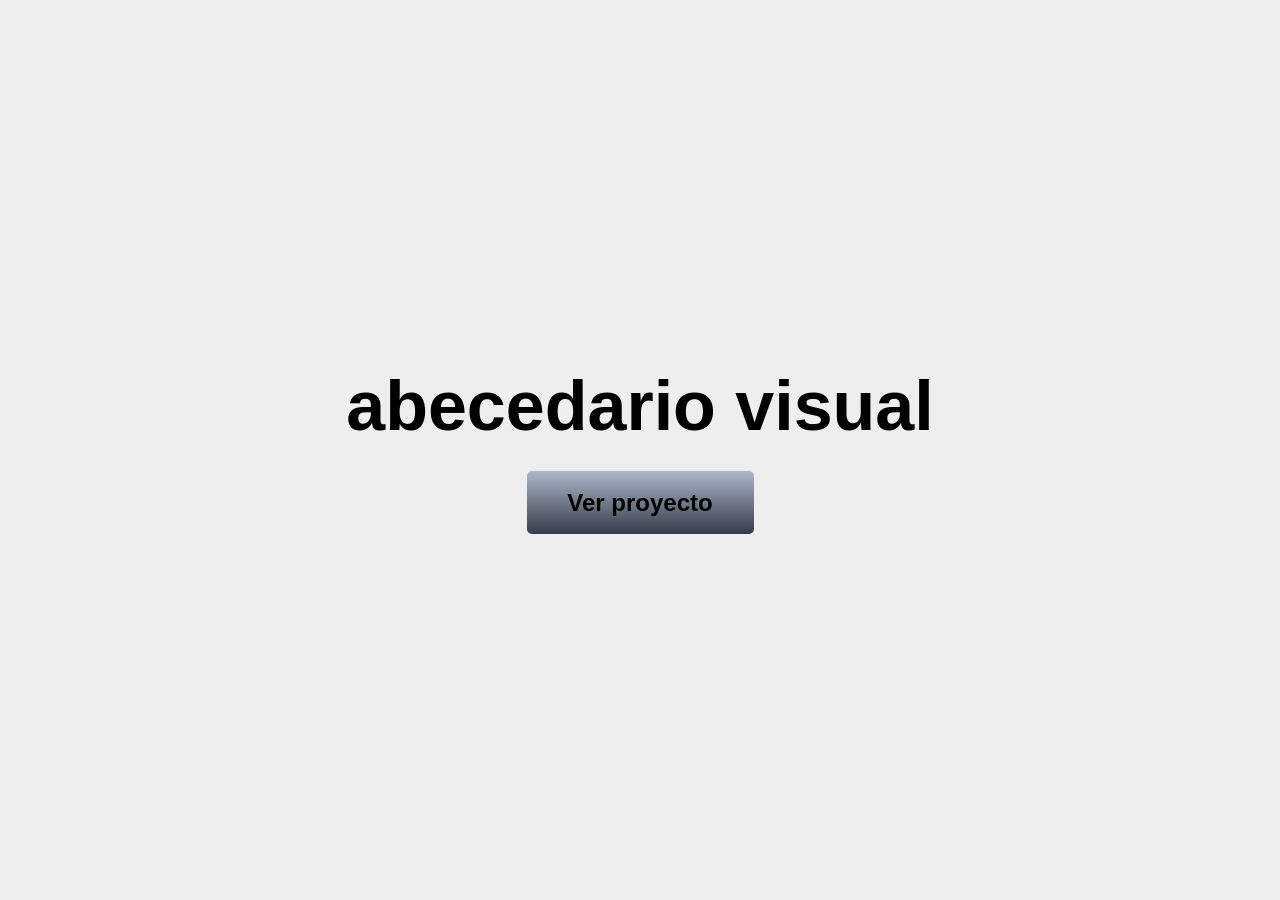
<file: presentacion_de_proyecto.html>
<!DOCTYPE html>
<html lang="en">
<head>
    <meta charset="UTF-8">
    <meta name="viewport" content="width=device-width, initial-scale=1.0">
    <title>abecedario visual</title>
    <link rel="stylesheet" href="presentacion_de_proyecto.css">
</head>
<body>
    <!--------------------------------------------->
    <!--|estructuracion_presentacion_de_proyecto|-->
    <!--------------------------------------------->
    <main class="contenedor">
        <h1>abecedario visual</h1>
        <button class="boton-proyecto" onclick="window.location.href='index.html'">Ver proyecto</button>
    </main>
</body>
</html>
</file>
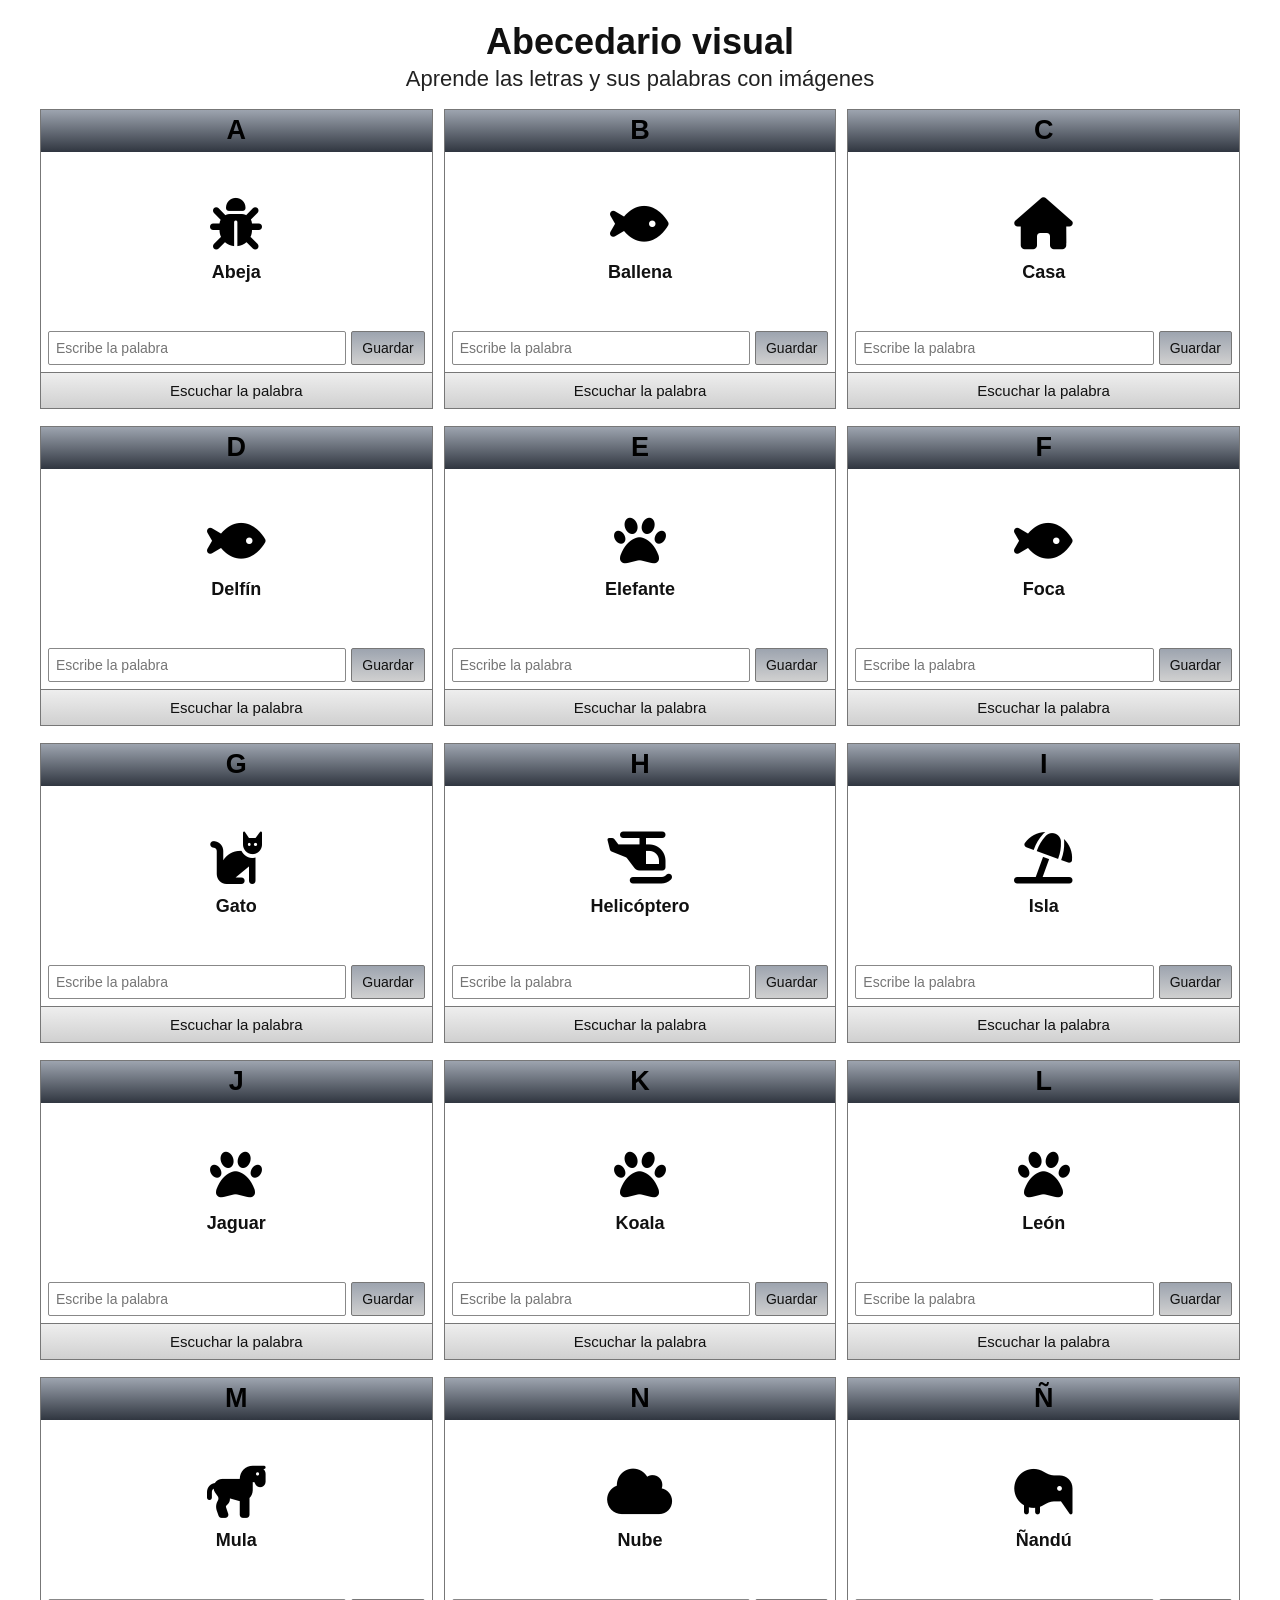
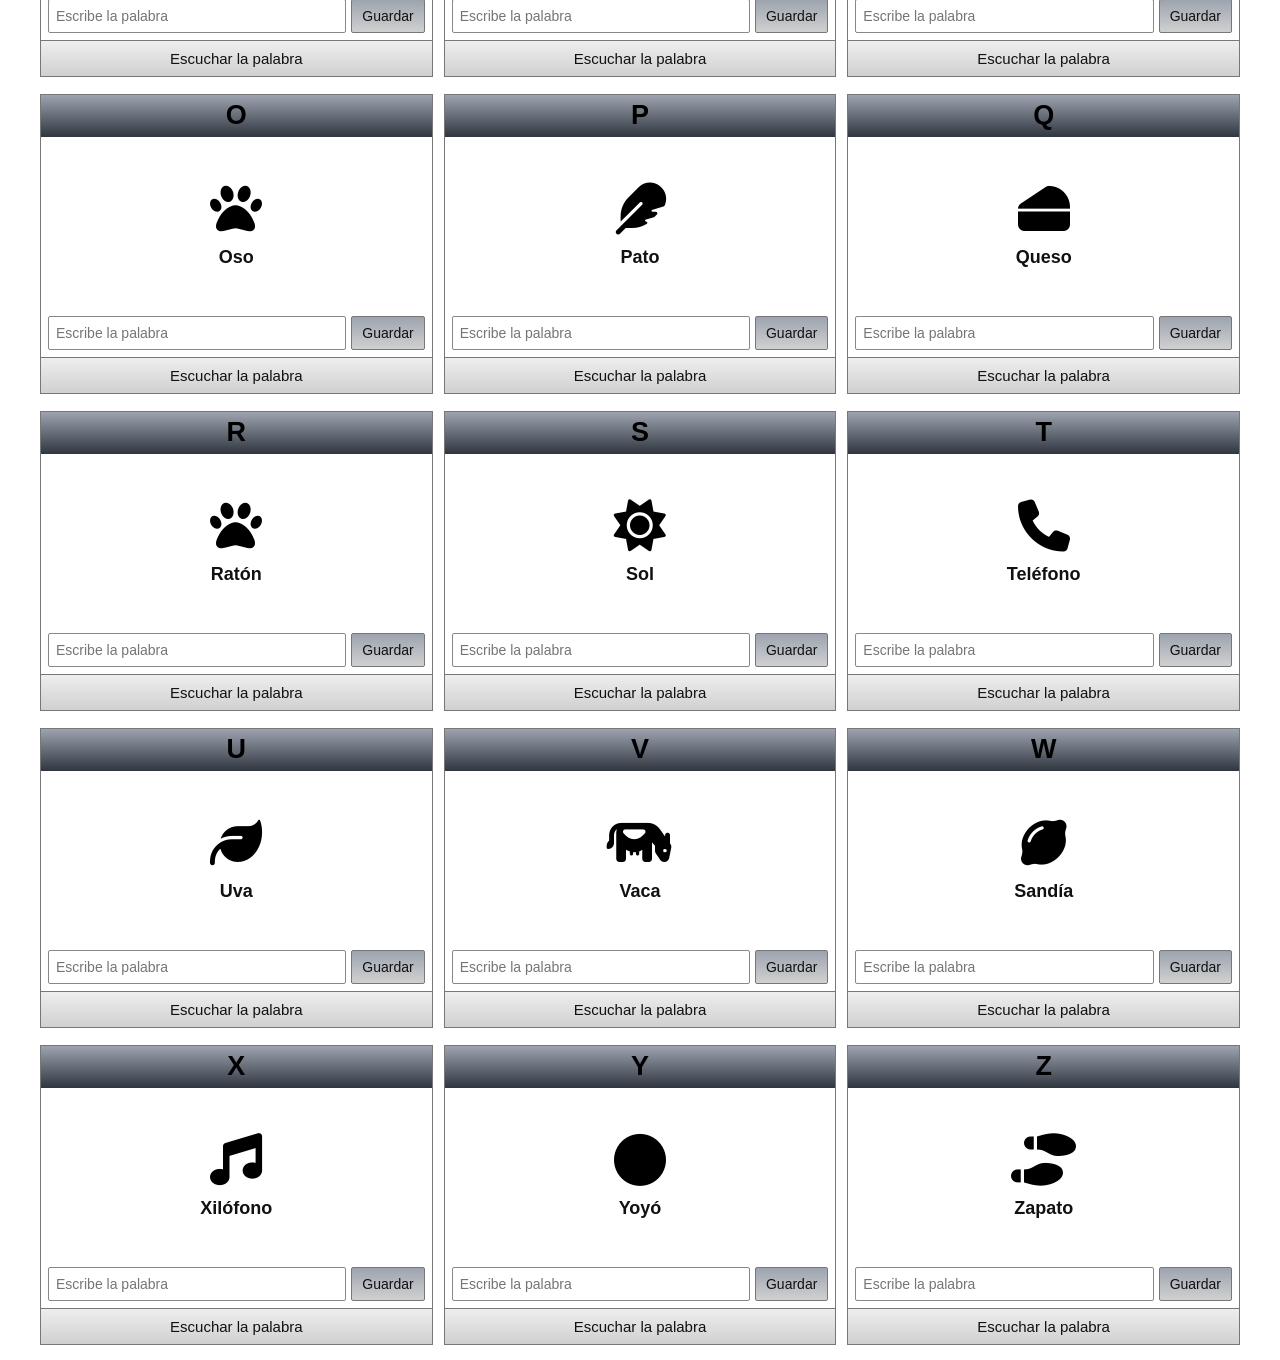
<file: backend/abecedario_visual.html>
<!DOCTYPE html>
<html lang="en">
<head>
    <meta charset="UTF-8">
    <meta name="viewport" content="width=device-width, initial-scale=1.0">
    <title>Abecedario Visual</title>
    <link rel="stylesheet" href="abecedario_visual.css">
    <link rel="stylesheet" href="https://cdnjs.cloudflare.com/ajax/libs/font-awesome/6.3.0/css/all.min.css">
    <script src="abecedario_visual.js" defer></script>
</head>
<body>
    <!-------------------------------------->
    <!--|estructuracion_abecedario_visual|-->
    <!-------------------------------------->
    <header class="encabezado">
        <h1>Abecedario visual</h1>
        <p>Aprende las letras y sus palabras con imágenes</p>
    </header>
    <!------------------------------------>
    <!--|estructuracion_tarjetas_visual|-->
    <!------------------------------------>
    <main class="abecedario-visual">
        <article class="tarjeta-abeja">
            <div class="letra-abeja">A</div>
            <div class="contenido-abeja">
                <div class="icono-abeja">
                    <i class="fa-solid fa-bug"></i>
                </div>
                <h2 class="nombre-abeja">Abeja</h2>
            </div>
            <form action="abecedario_visual.php" method="POST" class="formulario-abeja">
                <input type="hidden" name="letra" value="A">
                <input type="text" id="input-abeja" name="palabra" class="input-abeja" placeholder="Escribe la palabra" aria-label="Escribe la palabra Abeja" maxlength="100" required>
                <button type="submit" id="guardar-abeja" class="guardar-abeja">Guardar</button>
            </form>
            <button type="button" id="btn-abeja" class="boton-abeja">Escuchar la palabra</button>
        </article>
        <!------------------------>
        <!--|la_tarjeta_ballena|-->
        <!------------------------>
        <article class="tarjeta-ballena">
            <div class="letra-ballena">B</div>
            <div class="contenido-ballena">
                <div class="icono-ballena">
                    <i class="fa-solid fa-fish"></i>
                </div>
                <h2 class="nombre-ballena">Ballena</h2>
            </div>
            <form action="abecedario_visual.php" method="POST" class="formulario-ballena">
                <input type="hidden" name="letra" value="B">
                <input type="text" id="input-ballena" name="palabra" class="input-ballena" placeholder="Escribe la palabra" aria-label="Escribe la palabra Ballena" maxlength="100" required>
                <button type="submit" id="guardar-ballena" class="guardar-ballena">Guardar</button>
            </form>
            <button type="button" id="btn-ballena" class="boton-ballena">Escuchar la palabra</button>
        </article>
        <!--------------------->
        <!--|la_tarjeta_casa|-->
        <!--------------------->
        <article class="tarjeta-casa">
            <div class="letra-casa">C</div>
            <div class="contenido-casa">
                <div class="icono-casa">
                    <i class="fa-solid fa-house"></i>
                </div>
                <h2 class="nombre-casa">Casa</h2>
            </div>
            <form action="abecedario_visual.php" method="POST" class="formulario-casa">
                <input type="hidden" name="letra" value="C">
                <input type="text" id="input-casa" name="palabra" class="input-casa" placeholder="Escribe la palabra" aria-label="Escribe la palabra Casa" maxlength="100" required>
                <button type="submit" id="guardar-casa" class="guardar-casa">Guardar</button>
            </form>
            <button type="button" id="btn-casa" class="boton-casa">Escuchar la palabra</button>
        </article>
        <!----------------------->
        <!--|la_tarjeta_delfin|-->
        <!----------------------->
        <article class="tarjeta-delfin">
            <div class="letra-delfin">D</div>
            <div class="contenido-delfin">
                <div class="icono-delfin">
                    <i class="fa-solid fa-fish"></i>
                </div>
                <h2 class="nombre-delfin">Delfín</h2>
            </div>
            <form action="abecedario_visual.php" method="POST" class="formulario-delfin">
                <input type="hidden" name="letra" value="D">
                <input type="text" id="input-delfin" name="palabra" class="input-delfin" placeholder="Escribe la palabra" aria-label="Escribe la palabra Delfín" maxlength="100" required>
                <button type="submit" id="guardar-delfin" class="guardar-delfin">Guardar</button>
            </form>
            <button type="button" id="btn-delfin" class="boton-delfin">Escuchar la palabra</button>
        </article>
        <!------------------------->
        <!--|la_tarjeta_elefante|-->
        <!------------------------->
        <article class="tarjeta-elefante">
            <div class="letra-elefante">E</div>
            <div class="contenido-elefante">
                <div class="icono-elefante">
                    <i class="fa-solid fa-paw" aria-hidden="true"></i>
                </div>
                <h2 class="nombre-elefante">Elefante</h2>
            </div>
            <form action="abecedario_visual.php" method="POST" class="formulario-elefante">
                <input type="hidden" name="letra" value="E">
                <input type="text" id="input-elefante" name="palabra" class="input-elefante" placeholder="Escribe la palabra" aria-label="Escribe la palabra Elefante" maxlength="100" required>
                <button type="submit" id="guardar-elefante" class="guardar-elefante">Guardar</button>
            </form>
            <button type="button" id="btn-elefante" class="boton-elefante">Escuchar la palabra</button>
        </article>
        <!--------------------->
        <!--|la_tarjeta_foca|-->
        <!--------------------->
        <article class="tarjeta-foca">
            <div class="letra-foca">F</div>
            <div class="contenido-foca">
                <div class="icono-foca">
                    <i class="fa-solid fa-fish"></i>
                </div>
                <h2 class="nombre-foca">Foca</h2>
            </div>
            <form action="abecedario_visual.php" method="POST" class="formulario-foca">
                <input type="hidden" name="letra" value="F">
                <input type="text" id="input-foca" name="palabra" class="input-foca" placeholder="Escribe la palabra" aria-label="Escribe la palabra Foca" maxlength="100" required>
                <button type="submit" id="guardar-foca" class="guardar-foca">Guardar</button>
            </form>
            <button type="button" id="btn-foca" class="boton-foca">Escuchar la palabra</button>
        </article>
        <!--------------------->
        <!--|la_tarjeta_gato|-->
        <!--------------------->
        <article class="tarjeta-gato">
            <div class="letra-gato">G</div>
            <div class="contenido-gato">
                <div class="icono-gato">
                    <i class="fa-solid fa-cat"></i>
                </div>
                <h2 class="nombre-gato">Gato</h2>
            </div>
            <form action="abecedario_visual.php" method="POST" class="formulario-gato">
                <input type="hidden" name="letra" value="G">
                <input type="text" id="input-gato" name="palabra" class="input-gato" placeholder="Escribe la palabra" aria-label="Escribe la palabra Gato" maxlength="100" required>
                <button type="submit" id="guardar-gato" class="guardar-gato">Guardar</button>
            </form>
            <button type="button" id="btn-gato" class="boton-gato">Escuchar la palabra</button>
        </article>
        <!---------------------------->
        <!--|la_tarjeta_helicoptero|-->
        <!---------------------------->
        <article class="tarjeta-helicoptero">
            <div class="letra-helicoptero">H</div>
            <div class="contenido-helicoptero">
                <div class="icono-helicoptero">
                    <i class="fa-solid fa-helicopter"></i>
                </div>
                <h2 class="nombre-helicoptero">Helicóptero</h2>
            </div>
            <form action="abecedario_visual.php" method="POST" class="formulario-helicoptero">
                <input type="hidden" name="letra" value="H">
                <input type="text" id="input-helicoptero" name="palabra" class="input-helicoptero" placeholder="Escribe la palabra" aria-label="Escribe la palabra Helicóptero" maxlength="100" required>
                <button type="submit" id="guardar-helicoptero" class="guardar-helicoptero">Guardar</button>
            </form>
            <button type="button" id="btn-helicoptero" class="boton-helicoptero">Escuchar la palabra</button>
        </article>
        <!--------------------->
        <!--|la_tarjeta_isla|-->
        <!--------------------->
        <article class="tarjeta-isla">
            <div class="letra-isla">I</div>
            <div class="contenido-isla">
                <div class="icono-isla">
                    <i class="fa-solid fa-umbrella-beach"></i>
                </div>
                <h2 class="nombre-isla">Isla</h2>
            </div>
            <form action="abecedario_visual.php" method="POST" class="formulario-isla">
                <input type="hidden" name="letra" value="I">
                <input type="text" id="input-isla" name="palabra" class="input-isla" placeholder="Escribe la palabra" aria-label="Escribe la palabra Isla" maxlength="100" required>
                <button type="submit" id="guardar-isla" class="guardar-isla">Guardar</button>
            </form>
            <button type="button" id="btn-isla" class="boton-isla">Escuchar la palabra</button>
        </article>
        <!----------------------->
        <!--|la_tarjeta_jaguar|-->
        <!----------------------->
        <article class="tarjeta-jaguar">
            <div class="letra-jaguar">J</div>
            <div class="contenido-jaguar">
                <div class="icono-jaguar">
                    <i class="fa-solid fa-paw"></i>
                </div>
                <h2 class="nombre-jaguar">Jaguar</h2>
            </div>
            <form action="abecedario_visual.php" method="POST" class="formulario-jaguar">
                <input type="hidden" name="letra" value="J">
                <input type="text" id="input-jaguar" name="palabra" class="input-jaguar" placeholder="Escribe la palabra" aria-label="Escribe la palabra Jaguar" maxlength="100" required>
                <button type="submit" id="guardar-jaguar" class="guardar-jaguar">Guardar</button>
            </form>
            <button type="button" id="btn-jaguar" class="boton-jaguar">Escuchar la palabra</button>
        </article>
        <!---------------------->
        <!--|la_tarjeta_koala|-->
        <!---------------------->
        <article class="tarjeta-koala">
            <div class="letra-koala">K</div>
            <div class="contenido-koala">
                <div class="icono-koala">
                    <i class="fa-solid fa-paw"></i>
                </div>
                <h2 class="nombre-koala">Koala</h2>
            </div>
            <form action="abecedario_visual.php" method="POST" class="formulario-koala">
                <input type="hidden" name="letra" value="K">
                <input type="text" id="input-koala" name="palabra" class="input-koala" placeholder="Escribe la palabra" aria-label="Escribe la palabra Koala" maxlength="100" required>
                <button type="submit" id="guardar-koala" class="guardar-koala">Guardar</button>
            </form>
            <button type="button" id="btn-koala" class="boton-koala">Escuchar la palabra</button>
        </article>
        <!--------------------->
        <!--|la_tarjeta_leon|-->
        <!--------------------->
        <article class="tarjeta-leon">
            <div class="letra-leon">L</div>
            <div class="contenido-leon">
                <div class="icono-leon">
                    <i class="fa-solid fa-paw"></i>
                </div>
                <h2 class="nombre-leon">León</h2>
            </div>
            <form action="abecedario_visual.php" method="POST" class="formulario-leon">
                <input type="hidden" name="letra" value="L">
                <input type="text" id="input-leon" name="palabra" class="input-leon" placeholder="Escribe la palabra" aria-label="Escribe la palabra León" maxlength="100" required>
                <button type="submit" id="guardar-leon" class="guardar-leon">Guardar</button>
            </form>
            <button type="button" id="btn-leon" class="boton-leon">Escuchar la palabra</button>
        </article>
        <!--------------------->
        <!--|la_tarjeta_mula|-->
        <!--------------------->
        <article class="tarjeta-mula">
            <div class="letra-mula">M</div>
            <div class="contenido-mula">
                <div class="icono-mula">
                    <i class="fa-solid fa-horse"></i>
                </div>
                <h2 class="nombre-mula">Mula</h2>
            </div>
            <form action="abecedario_visual.php" method="POST" class="formulario-mula">
                <input type="hidden" name="letra" value="M">
                <input type="text" id="input-mula" name="palabra" class="input-mula" placeholder="Escribe la palabra" aria-label="Escribe la palabra Mula" maxlength="100" required>
                <button type="submit" id="guardar-mula" class="guardar-mula">Guardar</button>
            </form>
            <button type="button" id="btn-mula" class="boton-mula">Escuchar la palabra</button>
        </article>
        <!--------------------->
        <!--|la_tarjeta_nube|-->
        <!--------------------->
        <article class="tarjeta-nube">
            <div class="letra-nube">N</div>
            <div class="contenido-nube">
                <div class="icono-nube">
                    <i class="fa-solid fa-cloud"></i>
                </div>
                <h2 class="nombre-nube">Nube</h2>
            </div>
            <form action="abecedario_visual.php" method="POST" class="formulario-nube">
                <input type="hidden" name="letra" value="N">
                <input type="text" id="input-nube" name="palabra" class="input-nube" placeholder="Escribe la palabra" aria-label="Escribe la palabra Nube" maxlength="100" required>
                <button type="submit" id="guardar-nube" class="guardar-nube">Guardar</button>
            </form>
            <button type="button" id="btn-nube" class="boton-nube">Escuchar la palabra</button>
        </article>
        <!---------------------->
        <!--|la_tarjeta_ñandu|-->
        <!---------------------->
        <article class="tarjeta-nandu">
            <div class="letra-nandu">Ñ</div>
            <div class="contenido-nandu">
                <div class="icono-nandu">
                    <i class="fa-solid fa-kiwi-bird"></i>
                </div>
                <h2 class="nombre-nandu">Ñandú</h2>
            </div>
            <form action="abecedario_visual.php" method="POST" class="formulario-nandu">
                <input type="hidden" name="letra" value="Ñ">
                <input type="text" id="input-nandu" name="palabra" class="input-nandu" placeholder="Escribe la palabra" aria-label="Escribe la palabra Ñandú" maxlength="100" required>
                <button type="submit" id="guardar-nandu" class="guardar-nandu">Guardar</button>
            </form>
            <button type="button" id="btn-nandu" class="boton-nandu">Escuchar la palabra</button>
        </article>
        <!-------------------->
        <!--|la_tarjeta_oso|-->
        <!-------------------->
        <article class="tarjeta-oso">
            <div class="letra-oso">O</div>
            <div class="contenido-oso">
                <div class="icono-oso">
                    <i class="fa-solid fa-paw"></i>
                </div>
                <h2 class="nombre-oso">Oso</h2>
            </div>
            <form action="abecedario_visual.php" method="POST" class="formulario-oso">
                <input type="hidden" name="letra" value="O">
                <input type="text" id="input-oso" name="palabra" class="input-oso" placeholder="Escribe la palabra" aria-label="Escribe la palabra Oso" maxlength="100" required>
                <button type="submit" id="guardar-oso" class="guardar-oso">Guardar</button>
            </form>
            <button type="button" id="btn-oso" class="boton-oso">Escuchar la palabra</button>
        </article>
        <!--------------------->
        <!--|la_tarjeta_pato|-->
        <!--------------------->
        <article class="tarjeta-pato">
            <div class="letra-pato">P</div>
            <div class="contenido-pato">
                <div class="icono-pato">
                    <i class="fa-solid fa-feather"></i>
                </div>
                <h2 class="nombre-pato">Pato</h2>
            </div>
            <form action="abecedario_visual.php" method="POST" class="formulario-pato">
                <input type="hidden" name="letra" value="P">
                <input type="text" id="input-pato" name="palabra" class="input-pato" placeholder="Escribe la palabra" aria-label="Escribe la palabra Pato" maxlength="100" required>
                <button type="submit" id="guardar-pato" class="guardar-pato">Guardar</button>
            </form>
            <button type="button" id="btn-pato" class="boton-pato">Escuchar la palabra</button>
        </article>
        <!---------------------->
        <!--|la_tarjeta_queso|-->
        <!---------------------->
        <article class="tarjeta-queso">
            <div class="letra-queso">Q</div>
            <div class="contenido-queso">
                <div class="icono-queso">
                    <i class="fa-solid fa-cheese"></i>
                </div>
                <h2 class="nombre-queso">Queso</h2>
            </div>
            <form action="abecedario_visual.php" method="POST" class="formulario-queso">
                <input type="hidden" name="letra" value="Q">
                <input type="text" id="input-queso" name="palabra" class="input-queso" placeholder="Escribe la palabra" aria-label="Escribe la palabra Queso" maxlength="100" required>
                <button type="submit" id="guardar-queso" class="guardar-queso">Guardar</button>
            </form>
            <button type="button" id="btn-queso" class="boton-queso">Escuchar la palabra</button>
        </article>
        <!---------------------->
        <!--|la_tarjeta_raton|-->
        <!---------------------->
        <article class="tarjeta-raton">
            <div class="letra-raton">R</div>
            <div class="contenido-raton">
                <div class="icono-raton">
                    <i class="fa-solid fa-paw"></i>
                </div>
                <h2 class="nombre-raton">Ratón</h2>
            </div>
            <form action="abecedario_visual.php" method="POST" class="formulario-raton">
                <input type="hidden" name="letra" value="R">
                <input type="text" id="input-raton" name="palabra" class="input-raton" placeholder="Escribe la palabra" aria-label="Escribe la palabra Ratón" maxlength="100" required>
                <button type="submit" id="guardar-raton" class="guardar-raton">Guardar</button>
            </form>
            <button type="button" id="btn-raton" class="boton-raton">Escuchar la palabra</button>
        </article>
        <!-------------------->
        <!--|la_tarjeta_sol|-->
        <!-------------------->
        <article class="tarjeta-sol">
            <div class="letra-sol">S</div>
            <div class="contenido-sol">
                <div class="icono-sol">
                    <i class="fa-solid fa-sun"></i>
                </div>
                <h2 class="nombre-sol">Sol</h2>
            </div>
            <form action="abecedario_visual.php" method="POST" class="formulario-sol">
                <input type="hidden" name="letra" value="S">
                <input type="text" id="input-sol" name="palabra" class="input-sol" placeholder="Escribe la palabra" aria-label="Escribe la palabra Sol" maxlength="100" required>
                <button type="submit" id="guardar-sol" class="guardar-sol">Guardar</button>
            </form>
            <button type="button" id="btn-sol" class="boton-sol">Escuchar la palabra</button>
        </article>
        <!------------------------->
        <!--|la_tarjeta_telefono|-->
        <!------------------------->
        <article class="tarjeta-telefono">
            <div class="letra-telefono">T</div>
            <div class="contenido-telefono">
                <div class="icono-telefono">
                    <i class="fa-solid fa-phone"></i>
                </div>
                <h2 class="nombre-telefono">Teléfono</h2>
            </div>
            <form action="abecedario_visual.php" method="POST" class="formulario-telefono">
                <input type="hidden" name="letra" value="T">
                <input type="text" id="input-telefono" name="palabra" class="input-telefono" placeholder="Escribe la palabra" aria-label="Escribe la palabra Teléfono" maxlength="100" required>
                <button type="submit" id="guardar-telefono" class="guardar-telefono">Guardar</button>
            </form>
            <button type="button" id="btn-telefono" class="boton-telefono">Escuchar la palabra</button>
        </article>
        <!-------------------->
        <!--|la_tarjeta_uva|-->
        <!-------------------->
        <article class="tarjeta-uva">
            <div class="letra-uva">U</div>
            <div class="contenido-uva">
                <div class="icono-uva">
                    <i class="fa-solid fa-leaf"></i>
                </div>
                <h2 class="nombre-uva">Uva</h2>
            </div>
            <form action="abecedario_visual.php" method="POST" class="formulario-uva">
                <input type="hidden" name="letra" value="U">
                <input type="text" id="input-uva" name="palabra" class="input-uva" placeholder="Escribe la palabra" aria-label="Escribe la palabra Uva" maxlength="100" required>
                <button type="submit" id="guardar-uva" class="guardar-uva">Guardar</button>
            </form>
            <button type="button" id="btn-uva" class="boton-uva">Escuchar la palabra</button>
        </article>
        <!--------------------->
        <!--|la_tarjeta_vaca|-->
        <!--------------------->
        <article class="tarjeta-vaca">
            <div class="letra-vaca">V</div>
            <div class="contenido-vaca">
                <div class="icono-vaca">
                    <i class="fa-solid fa-cow"></i>
                </div>
                <h2 class="nombre-vaca">Vaca</h2>
            </div>
            <form action="abecedario_visual.php" method="POST" class="formulario-vaca">
                <input type="hidden" name="letra" value="V">
                <input type="text" id="input-vaca" name="palabra" class="input-vaca" placeholder="Escribe la palabra" aria-label="Escribe la palabra Vaca" maxlength="100" required>
                <button type="submit" id="guardar-vaca" class="guardar-vaca">Guardar</button>
            </form>
            <button type="button" id="btn-vaca" class="boton-vaca">Escuchar la palabra</button>
        </article>
        <!----------------------->
        <!--|la_tarjeta_sandia|-->
        <!----------------------->
        <article class="tarjeta-sandia">
            <div class="letra-sandia">W</div>
            <div class="contenido-sandia">
                <div class="icono-sandia">
                    <i class="fa-solid fa-lemon" aria-hidden="true"></i>
                </div>
                <h2 class="nombre-sandia">Sandía</h2>
            </div>
            <form action="abecedario_visual.php" method="POST" class="formulario-sandia">
                <input type="hidden" name="letra" value="W">
                <input type="text" id="input-sandia" name="palabra" class="input-sandia" placeholder="Escribe la palabra" aria-label="Escribe la palabra Sandía" maxlength="100" required>
                <button type="submit" id="guardar-sandia" class="guardar-sandia">Guardar</button>
            </form>
            <button type="button" id="btn-sandia" class="boton-sandia">Escuchar la palabra</button>
        </article>
        <!------------------------->
        <!--|la_tarjeta_xilofono|-->
        <!------------------------->
        <article class="tarjeta-xilofono">
            <div class="letra-xilofono">X</div>
            <div class="contenido-xilofono">
                <div class="icono-xilofono">
                    <i class="fa-solid fa-music"></i>
                </div>
                <h2 class="nombre-xilofono">Xilófono</h2>
            </div>
            <form action="abecedario_visual.php" method="POST" class="formulario-xilofono">
                <input type="hidden" name="letra" value="X">
                <input type="text" id="input-xilofono" name="palabra" class="input-xilofono" placeholder="Escribe la palabra" aria-label="Escribe la palabra Xilófono" maxlength="100" required>
                <button type="submit" id="guardar-xilofono" class="guardar-xilofono">Guardar</button>
            </form>
            <button type="button" id="btn-xilofono" class="boton-xilofono">Escuchar la palabra</button>
        </article>
        <!--------------------->
        <!--|la_tarjeta_yoyo|-->
        <!--------------------->
        <article class="tarjeta-yoyo">
            <div class="letra-yoyo">Y</div>
            <div class="contenido-yoyo">
                <div class="icono-yoyo">
                    <i class="fa-solid fa-circle"></i>
                </div>
                <h2 class="nombre-yoyo">Yoyó</h2>
            </div>
            <form action="abecedario_visual.php" method="POST" class="formulario-yoyo">
                <input type="hidden" name="letra" value="Y">
                <input type="text" id="input-yoyo" name="palabra" class="input-yoyo" placeholder="Escribe la palabra" aria-label="Escribe la palabra Yoyó" maxlength="100" required>
                <button type="submit" id="guardar-yoyo" class="guardar-yoyo">Guardar</button>
            </form>
            <button type="button" id="btn-yoyo" class="boton-yoyo">Escuchar la palabra</button>
        </article>
        <!----------------------->
        <!--|la_tarjeta_zapato|-->
        <!----------------------->
        <article class="tarjeta-zapato">
            <div class="letra-zapato">Z</div>
            <div class="contenido-zapato">
                <div class="icono-zapato">
                    <i class="fa-solid fa-shoe-prints"></i>
                </div>
                <h2 class="nombre-zapato">Zapato</h2>
            </div>
            <form action="abecedario_visual.php" method="POST" class="formulario-zapato">
                <input type="hidden" name="letra" value="Z">
                <input type="text" id="input-zapato" name="palabra" class="input-zapato" placeholder="Escribe la palabra" aria-label="Escribe la palabra Zapato" maxlength="100" required>
                <button type="submit" id="guardar-zapato" class="guardar-zapato">Guardar</button>
            </form>
            <button type="button" id="btn-zapato" class="boton-zapato">Escuchar la palabra</button>
        </article>
    </main>
</body>
</html>
</file>
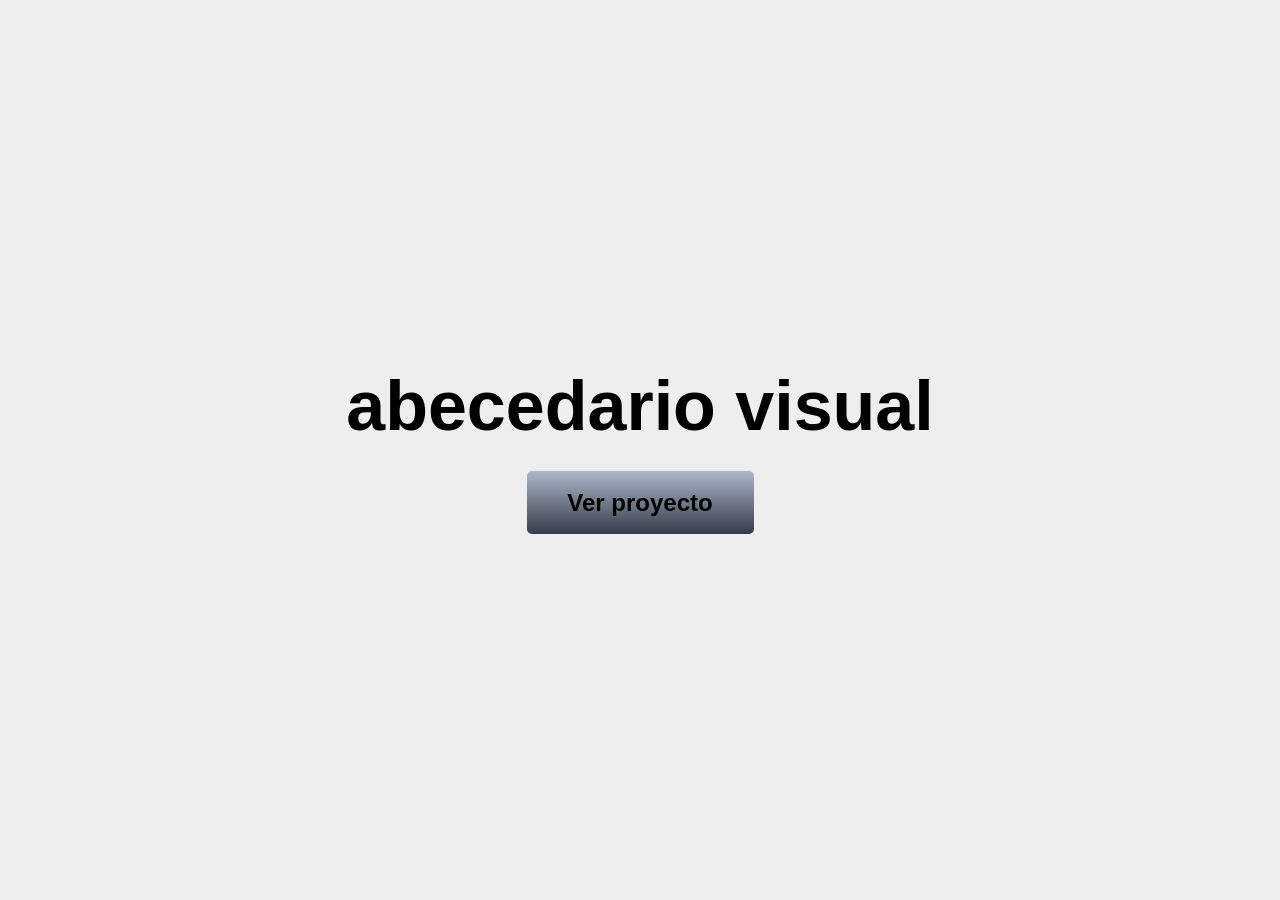
<file: backend/presentacion_de_proyecto.html>
<!DOCTYPE html>
<html lang="en">
<head>
    <meta charset="UTF-8">
    <meta name="viewport" content="width=device-width, initial-scale=1.0">
    <title>abecedario visual</title>
    <link rel="stylesheet" href="presentacion_de_proyecto.css">
</head>
<body>
    <!--------------------------------------------->
    <!--|estructuracion_presentacion_de_proyecto|-->
    <!--------------------------------------------->
    <main class="contenedor">
        <h1>abecedario visual</h1>
        <button class="boton-proyecto" onclick="window.location.href='abecedario_visual.html'">Ver proyecto</button>
    </main>
</body>
</html>
</file>
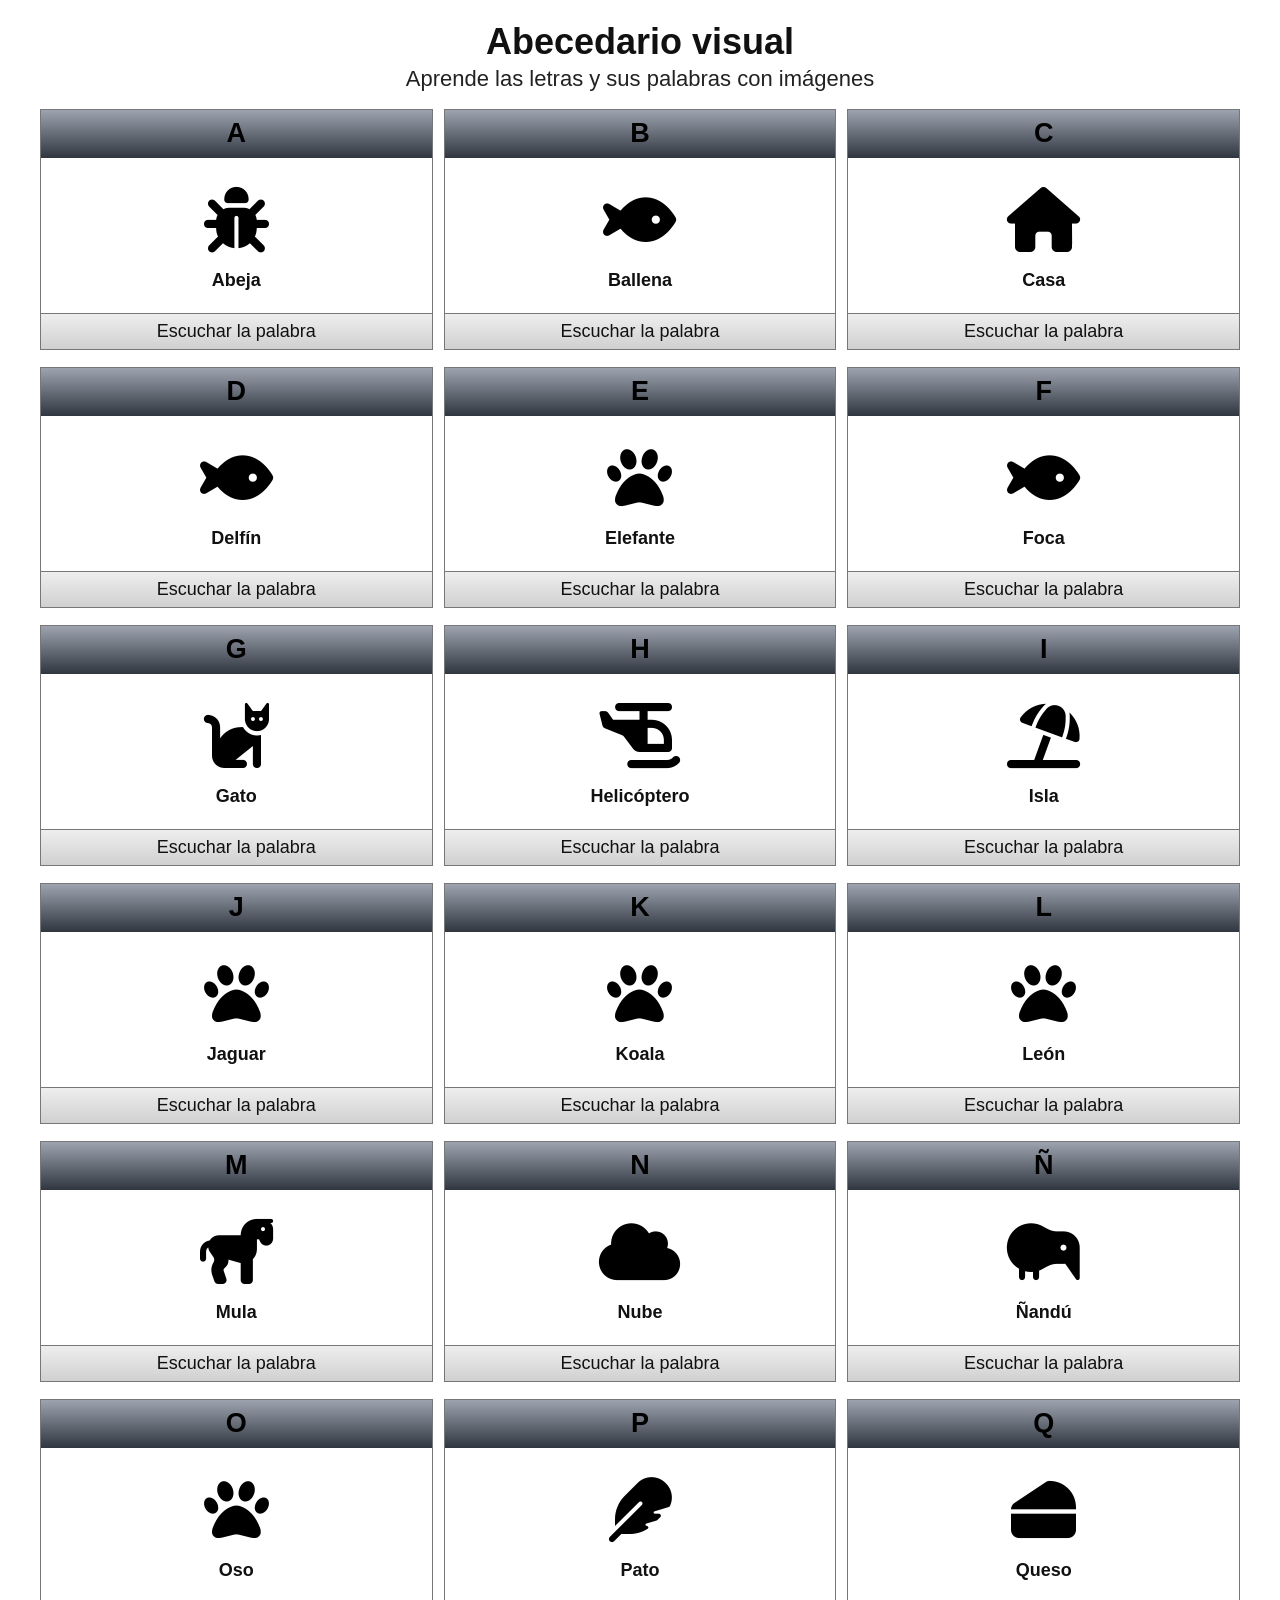
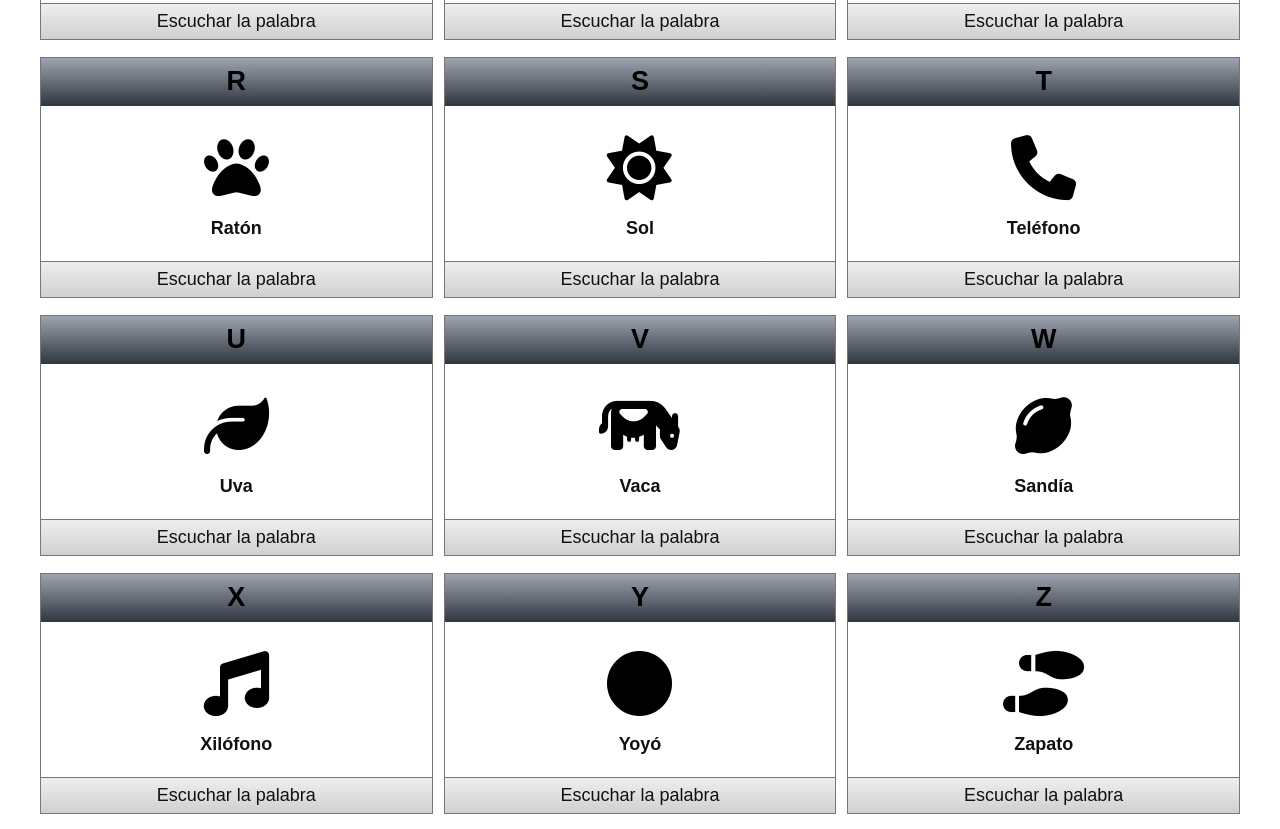
<file: frontend/abecedario_visual.html>
<!DOCTYPE html>
<html lang="en">
<head>
    <meta charset="UTF-8">
    <meta name="viewport" content="width=device-width, initial-scale=1.0">
    <title>Abecedario Visual</title>
    <link rel="stylesheet" href="abecedario_visual.css">
    <link rel="stylesheet" href="https://cdnjs.cloudflare.com/ajax/libs/font-awesome/6.3.0/css/all.min.css">
    <script src="abecedario_visual.js" defer></script>
</head>
<body>
    <!-------------------------------------->
    <!--|estructuracion_abecedario_visual|-->
    <!-------------------------------------->
    <header class="encabezado">
        <h1>Abecedario visual</h1>
        <p>Aprende las letras y sus palabras con imágenes</p>
    </header>
    <!------------------------------------>
    <!--|estructuracion_tarjetas_visual|-->
    <!------------------------------------>
    <main class="abecedario-visual">
        <article class="tarjeta-abeja">
            <div class="letra-abeja">A</div>
            <div class="contenido-abeja">
                <div class="icono-abeja">
                    <i class="fa-solid fa-bug"></i>
                </div>
                <h2 class="nombre-abeja">Abeja</h2>
            </div>
            <button id="btn-abeja" class="boton-abeja">Escuchar la palabra</button>
        </article>
        <article class="tarjeta-ballena">
            <div class="letra-ballena">B</div>
            <div class="contenido-ballena">
                <div class="icono-ballena">
                    <i class="fa-solid fa-fish"></i>
                </div>
                <h2 class="nombre-ballena">Ballena</h2>
            </div>
            <button id="btn-ballena" class="boton-ballena">Escuchar la palabra</button>
        </article>
        <article class="tarjeta-casa">
            <div class="letra-casa">C</div>
            <div class="contenido-casa">
                <div class="icono-casa">
                    <i class="fa-solid fa-house"></i>
                </div>
                <h2 class="nombre-casa">Casa</h2>
            </div>
            <button id="btn-casa" class="boton-casa">Escuchar la palabra</button>
        </article>
        <article class="tarjeta-delfin">
            <div class="letra-delfin">D</div>
            <div class="contenido-delfin">
                <div class="icono-delfin">
                    <i class="fa-solid fa-fish"></i>
                </div>
                <h2 class="nombre-delfin">Delfín</h2>
            </div>
            <button id="btn-delfin" class="boton-delfin">Escuchar la palabra</button>
        </article>
        <article class="tarjeta-elefante">
            <div class="letra-elefante">E</div>
            <div class="contenido-elefante">
                <div class="icono-elefante">
                    <i class="fa-solid fa-paw" aria-hidden="true"></i>
                </div>
                <h2 class="nombre-elefante">Elefante</h2>
            </div>
            <button id="btn-elefante" class="boton-elefante">Escuchar la palabra</button>
        </article>
        <article class="tarjeta-foca">
            <div class="letra-foca">F</div>
            <div class="contenido-foca">
                <div class="icono-foca">
                    <i class="fa-solid fa-fish"></i>
                </div>
                <h2 class="nombre-foca">Foca</h2>
            </div>
            <button id="btn-foca" class="boton-foca">Escuchar la palabra</button>
        </article>
        <article class="tarjeta-gato">
            <div class="letra-gato">G</div>
            <div class="contenido-gato">
                <div class="icono-gato">
                    <i class="fa-solid fa-cat"></i>
                </div>
                <h2 class="nombre-gato">Gato</h2>
            </div>
            <button id="btn-gato" class="boton-gato">Escuchar la palabra</button>
        </article>
        <article class="tarjeta-helicoptero">
            <div class="letra-helicoptero">H</div>
            <div class="contenido-helicoptero">
                <div class="icono-helicoptero">
                    <i class="fa-solid fa-helicopter"></i>
                </div>
                <h2 class="nombre-helicoptero">Helicóptero</h2>
            </div>
            <button id="btn-helicoptero" class="boton-helicoptero">Escuchar la palabra</button>
        </article>
        <article class="tarjeta-isla">
            <div class="letra-isla">I</div>
            <div class="contenido-isla">
                <div class="icono-isla">
                    <i class="fa-solid fa-umbrella-beach"></i>
                </div>
                <h2 class="nombre-isla">Isla</h2>
            </div>
            <button id="btn-isla" class="boton-isla">Escuchar la palabra</button>
        </article>
        <article class="tarjeta-jaguar">
            <div class="letra-jaguar">J</div>
            <div class="contenido-jaguar">
                <div class="icono-jaguar">
                    <i class="fa-solid fa-paw"></i>
                </div>
                <h2 class="nombre-jaguar">Jaguar</h2>
            </div>
            <button id="btn-jaguar" class="boton-jaguar">Escuchar la palabra</button>
        </article>
        <article class="tarjeta-koala">
            <div class="letra-koala">K</div>
            <div class="contenido-koala">
                <div class="icono-koala">
                    <i class="fa-solid fa-paw"></i>
                </div>
                <h2 class="nombre-koala">Koala</h2>
            </div>
            <button id="btn-koala" class="boton-koala">Escuchar la palabra</button>
        </article>
        <article class="tarjeta-leon">
            <div class="letra-leon">L</div>
            <div class="contenido-leon">
                <div class="icono-leon">
                    <i class="fa-solid fa-paw"></i>
                </div>
                <h2 class="nombre-leon">León</h2>
            </div>
            <button id="btn-leon" class="boton-leon">Escuchar la palabra</button>
        </article>
        <article class="tarjeta-mula">
            <div class="letra-mula">M</div>
            <div class="contenido-mula">
                <div class="icono-mula">
                    <i class="fa-solid fa-horse"></i>
                </div>
                <h2 class="nombre-mula">Mula</h2>
            </div>
            <button id="btn-mula" class="boton-mula">Escuchar la palabra</button>
        </article>
        <article class="tarjeta-nube">
            <div class="letra-nube">N</div>
            <div class="contenido-nube">
                <div class="icono-nube">
                    <i class="fa-solid fa-cloud"></i>
                </div>
                <h2 class="nombre-nube">Nube</h2>
            </div>
            <button id="btn-nube" class="boton-nube">Escuchar la palabra</button>
        </article>
        <article class="tarjeta-nandu">
            <div class="letra-nandu">Ñ</div>
            <div class="contenido-nandu">
                <div class="icono-nandu">
                    <i class="fa-solid fa-kiwi-bird"></i>
                </div>
                <h2 class="nombre-nandu">Ñandú</h2>
            </div>
            <button id="btn-nandu" class="boton-nandu">Escuchar la palabra</button>
        </article>
        <article class="tarjeta-oso">
            <div class="letra-oso">O</div>
            <div class="contenido-oso">
                <div class="icono-oso">
                    <i class="fa-solid fa-paw"></i>
                </div>
                <h2 class="nombre-oso">Oso</h2>
            </div>
            <button id="btn-oso" class="boton-oso">Escuchar la palabra</button>
        </article>
        <article class="tarjeta-pato">
            <div class="letra-pato">P</div>
            <div class="contenido-pato">
                <div class="icono-pato">
                    <i class="fa-solid fa-feather"></i>
                </div>
                <h2 class="nombre-pato">Pato</h2>
            </div>
            <button id="btn-pato" class="boton-pato">Escuchar la palabra</button>
        </article>
        <article class="tarjeta-queso">
            <div class="letra-queso">Q</div>
            <div class="contenido-queso">
                <div class="icono-queso">
                    <i class="fa-solid fa-cheese"></i>
                </div>
                <h2 class="nombre-queso">Queso</h2>
            </div>
            <button id="btn-queso" class="boton-queso">Escuchar la palabra</button>
        </article>
        <article class="tarjeta-raton">
            <div class="letra-raton">R</div>
            <div class="contenido-raton">
                <div class="icono-raton">
                    <i class="fa-solid fa-paw"></i>
                </div>
                <h2 class="nombre-raton">Ratón</h2>
            </div>
            <button id="btn-raton" class="boton-raton">Escuchar la palabra</button>
        </article>
        <article class="tarjeta-sol">
            <div class="letra-sol">S</div>
            <div class="contenido-sol">
                <div class="icono-sol">
                    <i class="fa-solid fa-sun"></i>
                </div>
                <h2 class="nombre-sol">Sol</h2>
            </div>
            <button id="btn-sol" class="boton-sol">Escuchar la palabra</button>
        </article>
        <article class="tarjeta-telefono">
            <div class="letra-telefono">T</div>
            <div class="contenido-telefono">
                <div class="icono-telefono">
                    <i class="fa-solid fa-phone"></i>
                </div>
                <h2 class="nombre-telefono">Teléfono</h2>
            </div>
            <button id="btn-telefono" class="boton-telefono">Escuchar la palabra</button>
        </article>
        <article class="tarjeta-uva">
            <div class="letra-uva">U</div>
            <div class="contenido-uva">
                <div class="icono-uva">
                    <i class="fa-solid fa-leaf"></i>
                </div>
                <h2 class="nombre-uva">Uva</h2>
            </div>
            <button id="btn-uva" class="boton-uva">Escuchar la palabra</button>
        </article>
        <article class="tarjeta-vaca">
            <div class="letra-vaca">V</div>
            <div class="contenido-vaca">
                <div class="icono-vaca">
                    <i class="fa-solid fa-cow"></i>
                </div>
                <h2 class="nombre-vaca">Vaca</h2>
            </div>
            <button id="btn-vaca" class="boton-vaca">Escuchar la palabra</button>
        </article>
        <article class="tarjeta-sandia">
            <div class="letra-sandia">W</div>
            <div class="contenido-sandia">
                <div class="icono-sandia">
                    <i class="fa-solid fa-lemon" aria-hidden="true"></i>
                </div>
                <h2 class="nombre-sandia">Sandía</h2>
            </div>
            <button id="btn-sandia" class="boton-sandia">Escuchar la palabra</button>
        </article>
        <article class="tarjeta-xilofono">
            <div class="letra-xilofono">X</div>
            <div class="contenido-xilofono">
                <div class="icono-xilofono">
                    <i class="fa-solid fa-music"></i>
                </div>
                <h2 class="nombre-xilofono">Xilófono</h2>
            </div>
            <button id="btn-xilofono" class="boton-xilofono">Escuchar la palabra</button>
        </article>
        <article class="tarjeta-yoyo">
            <div class="letra-yoyo">Y</div>
            <div class="contenido-yoyo">
                <div class="icono-yoyo">
                    <i class="fa-solid fa-circle"></i>
                </div>
                <h2 class="nombre-yoyo">Yoyó</h2>
            </div>
            <button id="btn-yoyo" class="boton-yoyo">Escuchar la palabra</button>
        </article>
        <article class="tarjeta-zapato">
            <div class="letra-zapato">Z</div>
            <div class="contenido-zapato">
                <div class="icono-zapato">
                    <i class="fa-solid fa-shoe-prints"></i>
                </div>
                <h2 class="nombre-zapato">Zapato</h2>
            </div>
            <button id="btn-zapato" class="boton-zapato">Escuchar la palabra</button>
        </article>
    </main>
</body>
</html>
</file>
<file: presentacion_de_proyecto.css>
* {
    margin: 0;
    padding: 0;
    box-sizing: border-box;
}
body {
    min-height: 100vh;
    background: #eeeeee;
    font-family: Arial, Helvetica, sans-serif;
    display: flex;
    justify-content: center;
    align-items: center;
}
/*-------------------------------------*/
/*--|estilo_presentacion_de_proyecto|--*/
/*-------------------------------------*/
.contenedor {
    width: 100%;
    max-width: 900px;
    display: flex;
    flex-direction: column;
    align-items: center;
    text-align: center;
    padding: 20px;
}
h1 {
    font-size: 70px;
    font-weight: bold;
    color: #000000;
    margin-bottom: 25px;
}
.boton-proyecto {
    width: 227px;
    height: 63px;
    border: none;
    border-radius: 5px;
    background: linear-gradient(
        to bottom,
        #aeb8c8,
        #353c4b
    );
    color: #000000;
    font-size: 24px;
    font-weight: bold;
    cursor: pointer;
    transition: 0.3s;
}
</file>
<file: backend/abecedario_visual.css>
* {
    margin: 0;
    padding: 0;
    box-sizing: border-box;
}
body {
    background-color: #ffffff;
    font-family: Arial, Helvetica, sans-serif;
    color: #111111;
}
/*------------------------------*/
/*--|estilo_abecedario_visual|--*/
/*------------------------------*/
.encabezado {
    width: 100%;
    text-align: center;
    padding-top: 20px;
}
.encabezado h1 {
    font-size: 36px;
    font-weight: 700;
    line-height: 1.2;
    margin-bottom: 2px;
}
.encabezado p {
    font-size: 22px;
    font-weight: 400;
    line-height: 1.3;
    color: #222222;
}
/*----------------------------*/
/*--|estilo_tarjetas_visual|--*/
/*----------------------------*/
.abecedario-visual {
    width: calc(100% - 20px);
    max-width: 1200px;
    margin: 15px auto;
    display: grid;
    grid-template-columns: repeat(3, minmax(0, 1fr));
    gap: 17px 11px;
}
.tarjeta-abeja, .tarjeta-ballena, .tarjeta-casa, .tarjeta-delfin,
.tarjeta-elefante, .tarjeta-foca, .tarjeta-gato, .tarjeta-helicoptero,
.tarjeta-isla, .tarjeta-jaguar, .tarjeta-koala, .tarjeta-leon,
.tarjeta-mula, .tarjeta-nube, .tarjeta-nandu, .tarjeta-oso,
.tarjeta-pato, .tarjeta-queso, .tarjeta-raton, .tarjeta-sol,
.tarjeta-telefono, .tarjeta-uva, .tarjeta-vaca, .tarjeta-sandia,
.tarjeta-xilofono, .tarjeta-yoyo, .tarjeta-zapato {
    width: 100%;
    min-width: 0;
    min-height: 300px;
    background-color: #ffffff;
    border: 1px solid #777777;
    display: flex;
    flex-direction: column;
}
.letra-abeja, .letra-ballena, .letra-casa, .letra-delfin,
.letra-elefante, .letra-foca, .letra-gato, .letra-helicoptero,
.letra-isla, .letra-jaguar, .letra-koala, .letra-leon,
.letra-mula, .letra-nube, .letra-nandu, .letra-oso,
.letra-pato, .letra-queso, .letra-raton, .letra-sol,
.letra-telefono, .letra-uva, .letra-vaca, .letra-sandia,
.letra-xilofono, .letra-yoyo, .letra-zapato {
    width: 100%;
    height: 42px;
    flex-shrink: 0;
    display: flex;
    align-items: center;
    justify-content: center;
    background: linear-gradient(to bottom, #9da4af, #303640);
    color: #000000;
    font-size: 27px;
    font-weight: bold;
}
.contenido-abeja, .contenido-ballena, .contenido-casa, .contenido-delfin,
.contenido-elefante, .contenido-foca, .contenido-gato, .contenido-helicoptero,
.contenido-isla, .contenido-jaguar, .contenido-koala, .contenido-leon,
.contenido-mula, .contenido-nube, .contenido-nandu, .contenido-oso,
.contenido-pato, .contenido-queso, .contenido-raton, .contenido-sol,
.contenido-telefono, .contenido-uva, .contenido-vaca, .contenido-sandia,
.contenido-xilofono, .contenido-yoyo, .contenido-zapato {
    width: 100%;
    min-height: 112px;
    flex: 1;
    display: flex;
    flex-direction: column;
    align-items: center;
    justify-content: center;
    padding: 7px 5px;
}
.icono-abeja, .icono-ballena, .icono-casa, .icono-delfin,
.icono-elefante, .icono-foca, .icono-gato, .icono-helicoptero,
.icono-isla, .icono-jaguar, .icono-koala, .icono-leon,
.icono-mula, .icono-nube, .icono-nandu, .icono-oso,
.icono-pato, .icono-queso, .icono-raton, .icono-sol,
.icono-telefono, .icono-uva, .icono-vaca, .icono-sandia,
.icono-xilofono, .icono-yoyo, .icono-zapato {
    height: 65px;
    display: flex;
    align-items: center;
    justify-content: center;
}
.icono-abeja i, .icono-ballena i, .icono-casa i, .icono-delfin i,
.icono-elefante i, .icono-foca i, .icono-gato i, .icono-helicoptero i,
.icono-isla i, .icono-jaguar i, .icono-koala i, .icono-leon i,
.icono-mula i, .icono-nube i, .icono-nandu i, .icono-oso i,
.icono-pato i, .icono-queso i, .icono-raton i, .icono-sol i,
.icono-telefono i, .icono-uva i, .icono-vaca i, .icono-sandia i,
.icono-xilofono i, .icono-yoyo i, .icono-zapato i {
    font-size: 52px;
    color: #000000;
}
.nombre-abeja, .nombre-ballena, .nombre-casa, .nombre-delfin,
.nombre-elefante, .nombre-foca, .nombre-gato, .nombre-helicoptero,
.nombre-isla, .nombre-jaguar, .nombre-koala, .nombre-leon,
.nombre-mula, .nombre-nube, .nombre-nandu, .nombre-oso,
.nombre-pato, .nombre-queso, .nombre-raton, .nombre-sol,
.nombre-telefono, .nombre-uva, .nombre-vaca, .nombre-sandia,
.nombre-xilofono, .nombre-yoyo, .nombre-zapato {
    margin-top: 5px;
    font-size: 18px;
    font-weight: bold;
    line-height: 1.2;
    text-align: center;
}
.formulario-abeja, .formulario-ballena, .formulario-casa, .formulario-delfin,
.formulario-elefante, .formulario-foca, .formulario-gato, .formulario-helicoptero,
.formulario-isla, .formulario-jaguar, .formulario-koala, .formulario-leon,
.formulario-mula, .formulario-nube, .formulario-nandu, .formulario-oso,
.formulario-pato, .formulario-queso, .formulario-raton, .formulario-sol,
.formulario-telefono, .formulario-uva, .formulario-vaca, .formulario-sandia,
.formulario-xilofono, .formulario-yoyo, .formulario-zapato {
    width: 100%;
    display: flex;
    align-items: stretch;
    gap: 5px;
    padding: 7px;
}
.input-abeja, .input-ballena, .input-casa, .input-delfin,
.input-elefante, .input-foca, .input-gato, .input-helicoptero,
.input-isla, .input-jaguar, .input-koala, .input-leon,
.input-mula, .input-nube, .input-nandu, .input-oso,
.input-pato, .input-queso, .input-raton, .input-sol,
.input-telefono, .input-uva, .input-vaca, .input-sandia,
.input-xilofono, .input-yoyo, .input-zapato {
    width: 100%;
    min-width: 0;
    height: 34px;
    padding: 5px 7px;
    border: 1px solid #888888;
    border-radius: 2px;
    background-color: #ffffff;
    color: #111111;
    font-family: Arial, Helvetica, sans-serif;
    font-size: 14px;
    outline: none;
}
.input-abeja:focus, .input-ballena:focus, .input-casa:focus, .input-delfin:focus,
.input-elefante:focus, .input-foca:focus, .input-gato:focus, .input-helicoptero:focus,
.input-isla:focus, .input-jaguar:focus, .input-koala:focus, .input-leon:focus,
.input-mula:focus, .input-nube:focus, .input-nandu:focus, .input-oso:focus,
.input-pato:focus, .input-queso:focus, .input-raton:focus, .input-sol:focus,
.input-telefono:focus, .input-uva:focus, .input-vaca:focus, .input-sandia:focus,
.input-xilofono:focus, .input-yoyo:focus, .input-zapato:focus {
    border-color: #5b7ead;
    box-shadow: 0 0 0 2px rgba(91, 126, 173, 0.2);
}
.guardar-abeja, .guardar-ballena, .guardar-casa, .guardar-delfin,
.guardar-elefante, .guardar-foca, .guardar-gato, .guardar-helicoptero,
.guardar-isla, .guardar-jaguar, .guardar-koala, .guardar-leon,
.guardar-mula, .guardar-nube, .guardar-nandu, .guardar-oso,
.guardar-pato, .guardar-queso, .guardar-raton, .guardar-sol,
.guardar-telefono, .guardar-uva, .guardar-vaca, .guardar-sandia,
.guardar-xilofono, .guardar-yoyo, .guardar-zapato {
    height: 34px;
    flex-shrink: 0;
    padding: 0 10px;
    border: 1px solid #777777;
    border-radius: 2px;
    background: linear-gradient(to bottom, #9da4af, #d0d0d0);
    color: #111111;
    font-family: Arial, Helvetica, sans-serif;
    font-size: 14px;
    cursor: pointer;
}
.guardar-abeja:hover, .guardar-ballena:hover, .guardar-casa:hover, .guardar-delfin:hover,
.guardar-elefante:hover, .guardar-foca:hover, .guardar-gato:hover, .guardar-helicoptero:hover,
.guardar-isla:hover, .guardar-jaguar:hover, .guardar-koala:hover, .guardar-leon:hover,
.guardar-mula:hover, .guardar-nube:hover, .guardar-nandu:hover, .guardar-oso:hover,
.guardar-pato:hover, .guardar-queso:hover, .guardar-raton:hover, .guardar-sol:hover,
.guardar-telefono:hover, .guardar-uva:hover, .guardar-vaca:hover, .guardar-sandia:hover,
.guardar-xilofono:hover, .guardar-yoyo:hover, .guardar-zapato:hover {
    background: linear-gradient(to bottom, #bfc5ce, #bcbcbc);
}
.guardar-abeja:active, .guardar-ballena:active, .guardar-casa:active, .guardar-delfin:active,
.guardar-elefante:active, .guardar-foca:active, .guardar-gato:active, .guardar-helicoptero:active,
.guardar-isla:active, .guardar-jaguar:active, .guardar-koala:active, .guardar-leon:active,
.guardar-mula:active, .guardar-nube:active, .guardar-nandu:active, .guardar-oso:active,
.guardar-pato:active, .guardar-queso:active, .guardar-raton:active, .guardar-sol:active,
.guardar-telefono:active, .guardar-uva:active, .guardar-vaca:active, .guardar-sandia:active,
.guardar-xilofono:active, .guardar-yoyo:active, .guardar-zapato:active {
    background: #c0c0c0;
}
.boton-abeja, .boton-ballena, .boton-casa, .boton-delfin,
.boton-elefante, .boton-foca, .boton-gato, .boton-helicoptero,
.boton-isla, .boton-jaguar, .boton-koala, .boton-leon,
.boton-mula, .boton-nube, .boton-nandu, .boton-oso, 
.boton-pato, .boton-queso, .boton-raton, .boton-sol,
.boton-telefono, .boton-uva, .boton-vaca, .boton-sandia,
.boton-xilofono, .boton-yoyo, .boton-zapato {
    width: 100%;
    min-height: 36px;
    flex-shrink: 0;
    border: none;
    border-top: 1px solid #777777;
    background: linear-gradient(to bottom, #eeeeee, #d0d0d0);
    color: #111111;
    font-family: Arial, Helvetica, sans-serif;
    font-size: 15px;
    cursor: pointer;
}
.boton-abeja:hover, .boton-ballena:hover, .boton-casa:hover, .boton-delfin:hover,
.boton-elefante:hover, .boton-foca:hover, .boton-gato:hover, .boton-helicoptero:hover,
.boton-isla:hover, .boton-jaguar:hover, .boton-koala:hover, .boton-leon:hover,
.boton-mula:hover, .boton-nube:hover, .boton-nandu:hover, .boton-oso:hover,
.boton-pato:hover, .boton-queso:hover, .boton-raton:hover, .boton-sol:hover,
.boton-telefono:hover, .boton-uva:hover, .boton-vaca:hover, .boton-sandia:hover,
.boton-xilofono:hover, .boton-yoyo:hover, .boton-zapato:hover {
    background: linear-gradient(to bottom, #dddddd, #bcbcbc);
}
.boton-abeja:active, .boton-ballena:active, .boton-casa:active, .boton-delfin:active,
.boton-elefante:active, .boton-foca:active, .boton-gato:active, .boton-helicoptero:active,
.boton-isla:active, .boton-jaguar:active, .boton-koala:active, .boton-leon:active,
.boton-mula:active, .boton-nube:active, .boton-nandu:active, .boton-oso:active,
.boton-pato:active, .boton-queso:active, .boton-raton:active, .boton-sol:active,
.boton-telefono:active, .boton-uva:active, .boton-vaca:active, .boton-sandia:active,
.boton-xilofono:active, .boton-yoyo:active, .boton-zapato:active {
    background: #c0c0c0;
}
</file>
<file: backend/presentacion_de_proyecto.css>
* {
    margin: 0;
    padding: 0;
    box-sizing: border-box;
}
body {
    min-height: 100vh;
    background: #eeeeee;
    font-family: Arial, Helvetica, sans-serif;
    display: flex;
    justify-content: center;
    align-items: center;
}
/*-------------------------------------*/
/*--|estilo_presentacion_de_proyecto|--*/
/*-------------------------------------*/
.contenedor {
    width: 100%;
    max-width: 900px;
    display: flex;
    flex-direction: column;
    align-items: center;
    text-align: center;
    padding: 20px;
}
h1 {
    font-size: 70px;
    font-weight: bold;
    color: #000000;
    margin-bottom: 25px;
}
.boton-proyecto {
    width: 227px;
    height: 63px;
    border: none;
    border-radius: 5px;
    background: linear-gradient(to bottom, #aeb8c8, #353c4b);
    color: #000000;
    font-size: 24px;
    font-weight: bold;
    cursor: pointer;
    transition: 0.3s;
}
</file>
<file: frontend/abecedario_visual.css>
* {
    margin: 0;
    padding: 0;
    box-sizing: border-box;
}
body {
    background-color: #ffffff;
    font-family: Arial, Helvetica, sans-serif;
    color: #111111;
}
/*------------------------------*/
/*--|estilo_abecedario_visual|--*/
/*------------------------------*/
.encabezado {
    width: 100%;
    text-align: center;
    padding-top: 20px;
}
.encabezado h1 {
    font-size: 36px;
    font-weight: 700;
    line-height: 1.2;
    margin-bottom: 2px;
}
.encabezado p {
    font-size: 22px;
    font-weight: 400;
    line-height: 1.3;
    color: #222222;
}
/*----------------------------*/
/*--|estilo_tarjetas_visual|--*/
/*----------------------------*/
.abecedario-visual {
    width: calc(100% - 20px);
    max-width: 1200px;
    margin: 15px auto;
    display: grid;
    grid-template-columns: repeat(3, 1fr);
    gap: 17px 11px;
}
.tarjeta-abeja, .tarjeta-ballena, .tarjeta-casa, .tarjeta-delfin,
.tarjeta-elefante, .tarjeta-foca, .tarjeta-gato, .tarjeta-helicoptero,
.tarjeta-isla, .tarjeta-jaguar, .tarjeta-koala, .tarjeta-leon, 
.tarjeta-mula, .tarjeta-nube, .tarjeta-nandu, .tarjeta-oso, 
.tarjeta-pato, .tarjeta-queso, .tarjeta-raton, .tarjeta-sol, 
.tarjeta-telefono, .tarjeta-uva, .tarjeta-vaca, .tarjeta-sandia, 
.tarjeta-xilofono, .tarjeta-yoyo, .tarjeta-zapato {
    width: 100%;
    height: 241px;
    background-color: #ffffff;
    border: 1px solid #777777;
    display: flex;
    flex-direction: column;
}
.letra-abeja, .letra-ballena, .letra-casa, .letra-delfin,
.letra-elefante, .letra-foca, .letra-gato, .letra-helicoptero,
.letra-isla, .letra-jaguar, .letra-koala, .letra-leon,
.letra-mula, .letra-nube, .letra-nandu, .letra-oso,
.letra-pato, .letra-queso, .letra-raton, .letra-sol, 
.letra-telefono, .letra-uva, .letra-vaca, .letra-sandia,
.letra-xilofono, .letra-yoyo, .letra-zapato {
    width: 100%;
    height: 48px;
    flex-shrink: 0;
    display: flex;
    align-items: center;
    justify-content: center;
    background: linear-gradient(to bottom, #9da4af, #303640);
    color: #000000;
    font-size: 27px;
    font-weight: bold;
}
.contenido-abeja, .contenido-ballena, .contenido-casa, .contenido-delfin, 
.contenido-elefante, .contenido-foca, .contenido-gato, .contenido-helicoptero,
.contenido-isla, .contenido-jaguar, .contenido-koala, .contenido-leon,
.contenido-mula, .contenido-nube, .contenido-nandu, .contenido-oso,
.contenido-pato, .contenido-queso, .contenido-raton, .contenido-sol,
.contenido-telefono, .contenido-uva, .contenido-vaca, .contenido-sandia,
.contenido-xilofono, .contenido-yoyo, .contenido-zapato {
    width: 100%;
    height: 157px;
    flex: 1;
    display: flex;
    flex-direction: column;
    align-items: center;
    justify-content: center;
}
.icono-abeja, .icono-ballena, .icono-casa, .icono-delfin,
.icono-elefante, .icono-foca, .icono-gato, .icono-helicoptero,
.icono-isla, .icono-jaguar, .icono-koala, .icono-leon,
.icono-mula, .icono-nube, .icono-nandu, .icono-oso,
.icono-pato, .icono-queso, .icono-raton, .icono-sol,
.icono-telefono, .icono-uva, .icono-vaca, .icono-sandia, 
.icono-xilofono, .icono-yoyo, .icono-zapato {
    height: 85px;
    display: flex;
    align-items: center;
    justify-content: center;
}
.icono-abeja i, .icono-ballena i, .icono-casa i, .icono-delfin i,
.icono-elefante i, .icono-foca i, .icono-gato i, .icono-helicoptero i,
.icono-isla i, .icono-jaguar i, .icono-koala i, .icono-leon i,
.icono-mula i, .icono-nube i, .icono-nandu i, .icono-oso i,
.icono-pato i, .icono-queso i, .icono-raton i, .icono-sol i,
.icono-telefono i, .icono-uva i, .icono-vaca i, .icono-sandia i,
.icono-xilofono i, .icono-yoyo i, .icono-zapato i {
    font-size: 65px;
    color: #000000;
}
.nombre-abeja, .nombre-ballena, .nombre-casa, .nombre-delfin,
.nombre-elefante, .nombre-foca, .nombre-gato, .nombre-helicoptero,
.nombre-isla, .nombre-jaguar, .nombre-koala, .nombre-leon,
.nombre-mula, .nombre-nube, .nombre-nandu, .nombre-oso,
.nombre-pato, .nombre-queso, .nombre-raton, .nombre-sol,
.nombre-telefono, .nombre-uva, .nombre-vaca, .nombre-sandia,
.nombre-xilofono, .nombre-yoyo, .nombre-zapato {
    margin-top: 7px;
    font-size: 18px;
    font-weight: bold;
    line-height: 1.2;
    text-align: center;
}
.boton-abeja, .boton-ballena, .boton-casa, .boton-delfin,
.boton-elefante, .boton-foca, .boton-gato, .boton-helicoptero,
.boton-isla, .boton-jaguar, .boton-koala, .boton-leon,
.boton-mula, .boton-nube, .boton-nandu, .boton-oso, 
.boton-pato, .boton-queso, .boton-raton, .boton-sol,
.boton-telefono, .boton-uva, .boton-vaca, .boton-sandia,
.boton-xilofono, .boton-yoyo, .boton-zapato {
    width: 100%;
    height: 36px;
    flex-shrink: 0;
    border: none;
    border-top: 1px solid #777777;
    background: linear-gradient(to bottom, #eeeeee, #d0d0d0);
    color: #111111;
    font-family: Arial, Helvetica, sans-serif;
    font-size: 18px;
    cursor: pointer;
}
.boton-abeja:hover, .boton-ballena:hover, .boton-casa:hover, .boton-delfin:hover,
.boton-elefante:hover, .boton-foca:hover, .boton-gato:hover, .boton-helicoptero:hover,
.boton-isla:hover, .boton-jaguar:hover, .boton-koala:hover, .boton-leon:hover,
.boton-mula:hover, .boton-nube:hover, .boton-nandu:hover, .boton-oso:hover,
.boton-pato:hover, .boton-queso:hover, .boton-raton:hover, .boton-sol:hover,
.boton-telefono:hover, .boton-uva:hover, .boton-vaca:hover, .boton-sandia:hover,
.boton-xilofono:hover, .boton-yoyo:hover, .boton-zapato:hover {
    background: linear-gradient(to bottom, #dddddd, #bcbcbc);
}
.boton-abeja:active, .boton-ballena:active, .boton-casa:active, .boton-delfin:active,
.boton-elefante:active, .boton-foca:active, .boton-gato:active, .boton-helicoptero:active,
.boton-isla:active, .boton-jaguar:active, .boton-koala:active, .boton-leon:active,
.boton-mula:active, .boton-nube:active, .boton-nandu:active, .boton-oso:active,
.boton-pato:active, .boton-queso:active, .boton-raton:active, .boton-sol:active,
.boton-telefono:active, .boton-uva:active, .boton-vaca:active, .boton-sandia:active,
.boton-xilofono:active, .boton-yoyo:active, .boton-zapato:active {
    background: #c0c0c0;
}
</file>
